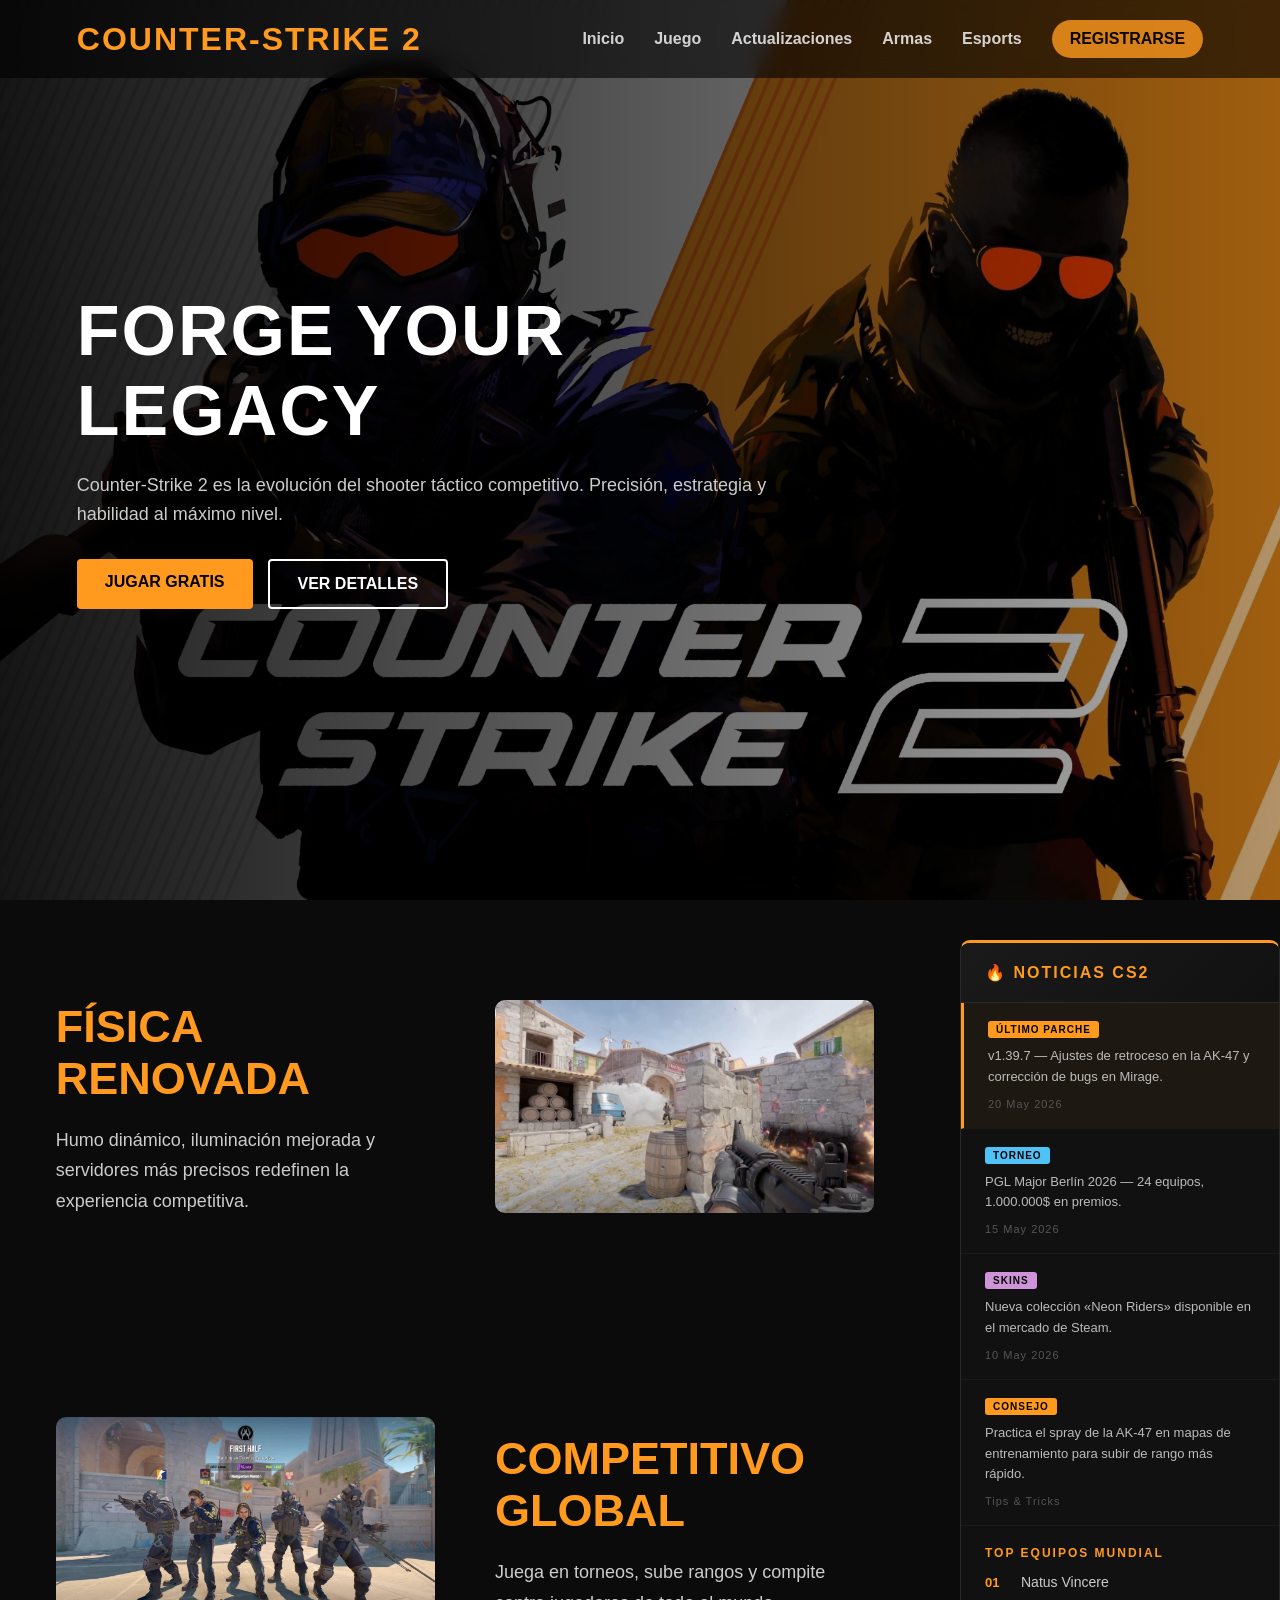
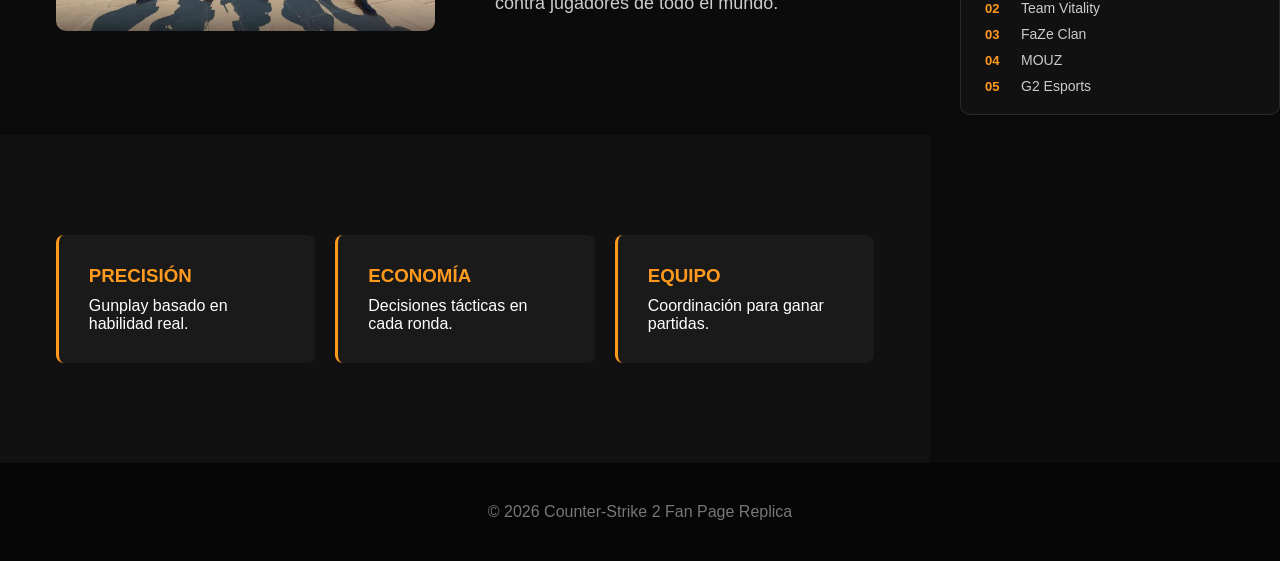
<file: index.html>
<!DOCTYPE html>
<html lang="es">

<head>
  <meta charset="UTF-8">
  <meta name="viewport" content="width=device-width, initial-scale=1.0">
  <title>Counter-Strike 2</title>
  <link rel="stylesheet" href="css/pagina.css">
</head>

<body>

  <!-- HEADER -->
  <header>
    <h1 class="logo">COUNTER-STRIKE 2</h1>
    <nav>
      <a href="#">Inicio</a>
      <a href="juego.html">Juego</a>
      <a href="actualizaciones.html">Actualizaciones</a>
      <a href="armas.html">Armas</a>
      <a href="esports.html">Esports</a>
      <a class="play" href="registrarse.html">REGISTRARSE</a>
    </nav>
  </header>

  <!-- INICIO -->
  <article class="inicio">
    <div class="inicio-content">
      <h1>FORGE YOUR LEGACY</h1>
      <p>Counter-Strike 2 es la evolución del shooter táctico competitivo. Precisión, estrategia y habilidad al máximo nivel.</p>
      <div class="buttons">
        <a href="#" class="btn orange">JUGAR GRATIS</a>
        <a href="#" class="btn outline">VER DETALLES</a>
      </div>
    </div>
  </article>

  <!-- MAIN -->
  <div class="pagina-wrapper">
    <main>
      <!-- FÍSICA RENOVADA -->
      <section class="info">
        <div class="text">
          <h2>FÍSICA RENOVADA</h2>
          <p>Humo dinámico, iluminación mejorada y servidores más precisos redefinen la experiencia competitiva.</p>
        </div>
        <div class="image">
          <img src="img/fisicas.jpg" alt="Física renovada CS2">
        </div>
      </section>

      <!-- COMPETITIVO GLOBAL -->
      <section class="info reverse">
        <div class="text">
          <h2>COMPETITIVO GLOBAL</h2>
          <p>Juega en torneos, sube rangos y compite contra jugadores de todo el mundo.</p>
        </div>
        <div class="image">
          <img src="img/InicioRonda.jpg" alt="Competitivo global CS2">
        </div>
      </section>

      <!-- CARDS -->
      <section class="cards">
        <div class="card">
          <h3>PRECISIÓN</h3>
          <p>Gunplay basado en habilidad real.</p>
        </div>
        <div class="card">
          <h3>ECONOMÍA</h3>
          <p>Decisiones tácticas en cada ronda.</p>
        </div>
        <div class="card">
          <h3>EQUIPO</h3>
          <p>Coordinación para ganar partidas.</p>
        </div>
      </section>

    </main>

    <!-- NOTICIAS -->
    <aside class="noticias">
      <div class="aside-header">
        <h3>🔥 NOTICIAS CS2</h3>
      </div>

      <div class="aside-noticia destacada">
        <span class="aside-tag">ÚLTIMO PARCHE</span>
        <p>v1.39.7 — Ajustes de retroceso en la AK-47 y corrección de bugs en Mirage.</p>
        <span class="aside-fecha">20 May 2026</span>
      </div>

      <div class="aside-noticia">
        <span class="aside-tag torneo">TORNEO</span>
        <p>PGL Major Berlín 2026 — 24 equipos, 1.000.000$ en premios.</p>
        <span class="aside-fecha">15 May 2026</span>
      </div>

      <div class="aside-noticia">
        <span class="aside-tag skins">SKINS</span>
        <p>Nueva colección «Neon Riders» disponible en el mercado de Steam.</p>
        <span class="aside-fecha">10 May 2026</span>
      </div>

      <div class="aside-noticia">
        <span class="aside-tag">CONSEJO</span>
        <p>Practica el spray de la AK-47 en mapas de entrenamiento para subir de rango más rápido.</p>
        <span class="aside-fecha">Tips & Tricks</span>
      </div>

      <div class="aside-ranking">
        <h4>TOP EQUIPOS MUNDIAL</h4>
        <ol>
          <li><span class="rank-num">01</span> Natus Vincere</li>
          <li><span class="rank-num">02</span> Team Vitality</li>
          <li><span class="rank-num">03</span> FaZe Clan</li>
          <li><span class="rank-num">04</span> MOUZ</li>
          <li><span class="rank-num">05</span> G2 Esports</li>
        </ol>
      </div>
    </aside>

  </div>

  <!-- FOOTER -->
  <footer>
    <p>© 2026 Counter-Strike 2 Fan Page Replica</p>
  </footer>

</body>
</html>
</file>
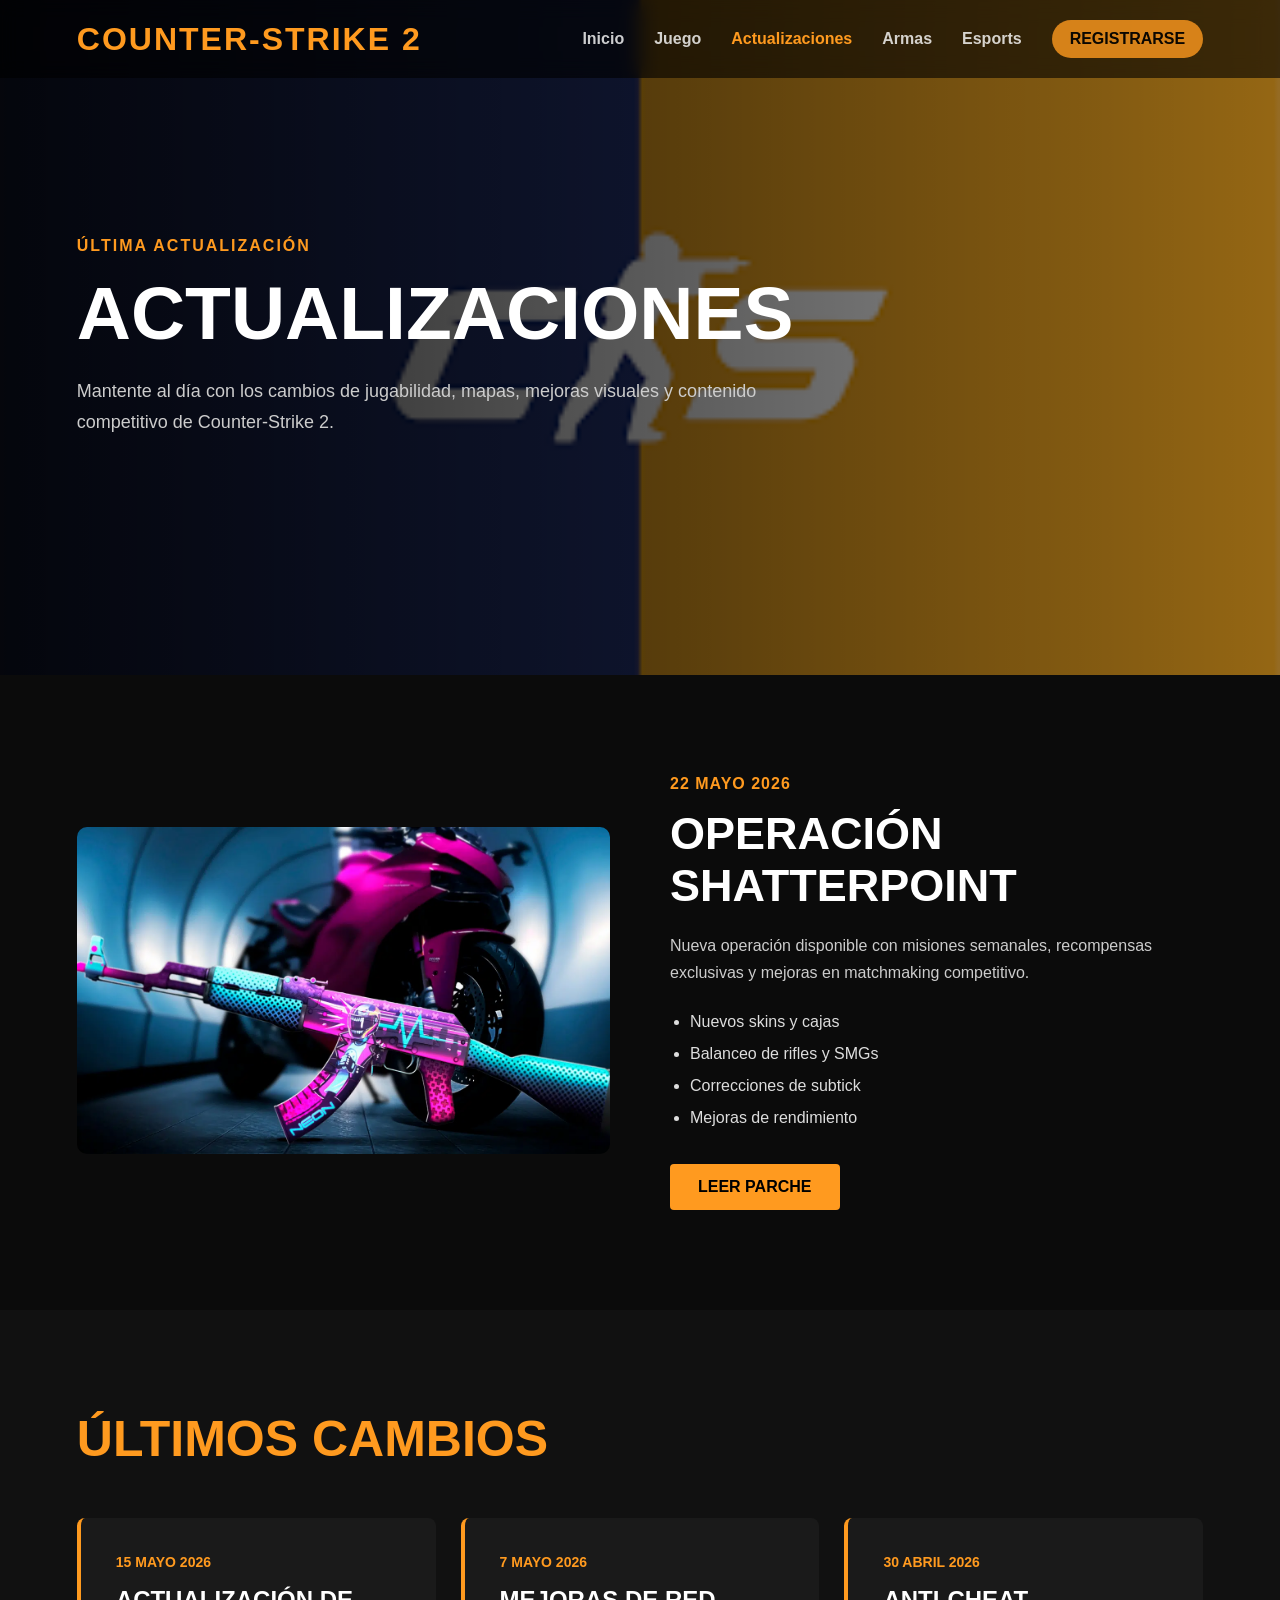
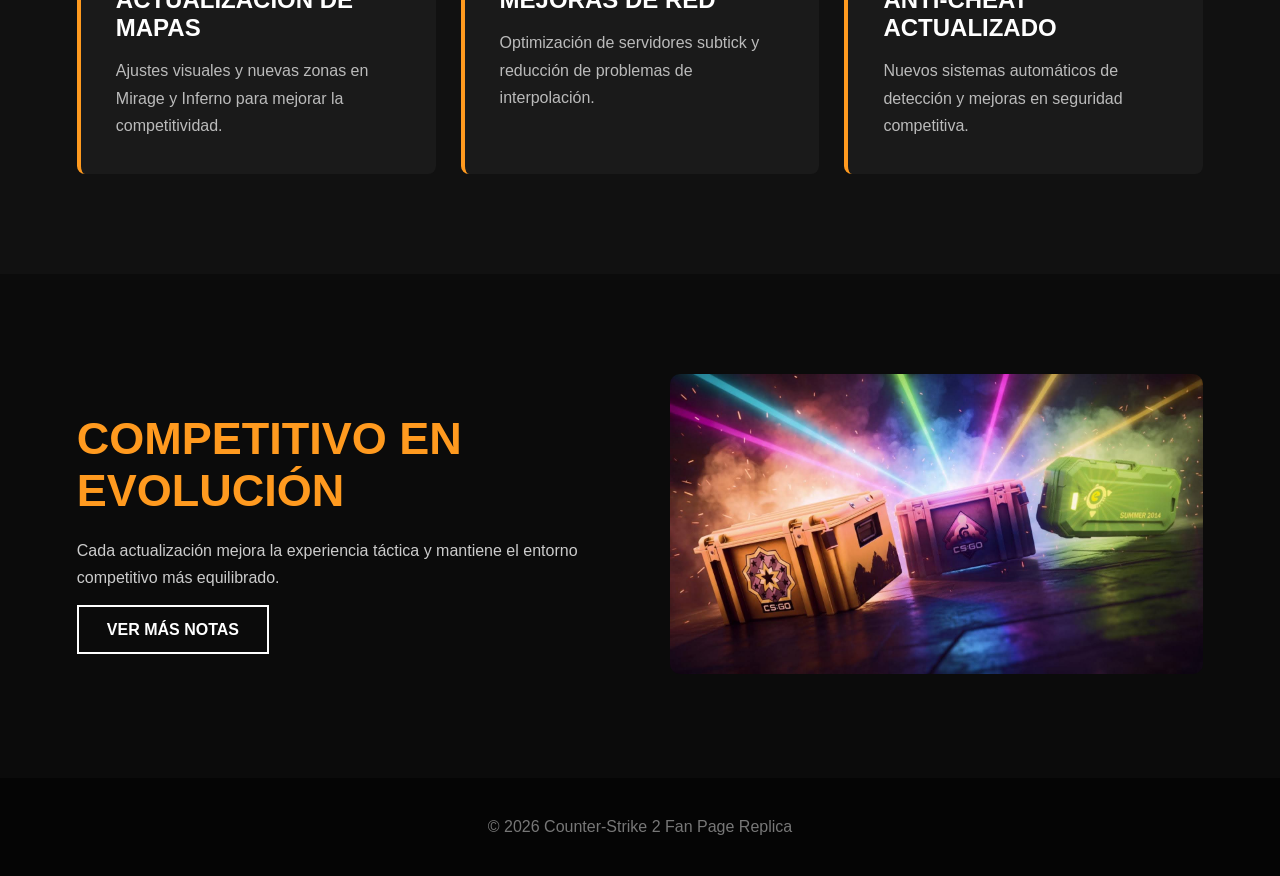
<file: actualizaciones.html>
<!DOCTYPE html>
<html lang="es">

<head>
  <meta charset="UTF-8">
  <meta name="viewport" content="width=device-width, initial-scale=1.0">
  <title>Actualizaciones - Counter-Strike 2</title>
  <link rel="stylesheet" href="css/actualizaciones.css">
</head>

<body>

  <!-- HEADER -->
  <header>
    <h1 class="logo">COUNTER-STRIKE 2</h1>
    <nav>
      <a href="index.html">Inicio</a>
      <a href="juego.html">Juego</a>
      <a class="active" href="#">Actualizaciones</a>
      <a href="armas.html">Armas</a>
      <a href="esports.html">Esports</a>
      <a class="play" href="registrarse.html">REGISTRARSE</a>
    </nav>
  </header>

  <!-- ÚLTIMA ACTUALIZACIÓN -->
  <section class="hero">
    <div class="overlay"></div>
    <!-- ÚLTIMA ACTUALIZACIÓN -->
    <div class="hero-content">
      <p class="tag">ÚLTIMA ACTUALIZACIÓN</p>
      <h1>ACTUALIZACIONES</h1>
      <p class="description">
        Mantente al día con los cambios de jugabilidad, mapas,
        mejoras visuales y contenido competitivo de Counter-Strike 2.
      </p>
    </div>
  </section>

  <!-- LEER PARCHE -->
  <section class="featured-update">

    <div class="featured-image">
      <img src="img/CS2-Skins.jpg">
    </div>

    <div class="featured-text">
      <span class="date">22 MAYO 2026</span>
      <h2>OPERACIÓN SHATTERPOINT</h2>

      <p>
        Nueva operación disponible con misiones semanales,
        recompensas exclusivas y mejoras en matchmaking competitivo.
      </p>

      <ul>
        <li>Nuevos skins y cajas</li>
        <li>Balanceo de rifles y SMGs</li>
        <li>Correcciones de subtick</li>
        <li>Mejoras de rendimiento</li>
      </ul>

        <a href="#" class="btn" onclick="openModal(); return false;">LEER PARCHE</a>    </div>

  </section>

  <!-- ÚLTIMOS CAMBIOS -->
  <section class="patch-notes">
    <h2>ÚLTIMOS CAMBIOS</h2>
    <div class="patch-grid">
      
      <article class="patch-card">
        <span class="patch-date">15 MAYO 2026</span>
        <h3>ACTUALIZACIÓN DE MAPAS</h3>
        <p>
          Ajustes visuales y nuevas zonas en Mirage y Inferno
          para mejorar la competitividad.
        </p>
      </article>

      <article class="patch-card">
        <span class="patch-date">7 MAYO 2026</span>
        <h3>MEJORAS DE RED</h3>

        <p>
          Optimización de servidores subtick y reducción
          de problemas de interpolación.
        </p>
      </article>

      <article class="patch-card">
        <span class="patch-date">30 ABRIL 2026</span>
        <h3>ANTI-CHEAT ACTUALIZADO</h3>

        <p>
          Nuevos sistemas automáticos de detección
          y mejoras en seguridad competitiva.
        </p>
      </article>
    </div>
  </section>

  <!-- COMPETITIVO EN EVOLUCIÓN -->
  <section class="community">

    <div class="community-text">
      <h2>COMPETITIVO EN EVOLUCIÓN</h2>
      <p>
        Cada actualización mejora la experiencia táctica
        y mantiene el entorno competitivo más equilibrado.
      </p>
      <a href="#" class="btn-outline" onclick="openNotes(); return false;">VER MÁS NOTAS</a>
    </div>

    <div class="community-image">
      <img src="img/publicidad.jpg">
    </div>
    
  </section>

  <div id="patchModal" class="modal">
  <div class="modal-content">
    <span class="close" onclick="closeModal()">&times;</span>

    <h2>NOTAS DEL PARCHE</h2>

    <h3>Actualización 22.05.2026</h3>

    <ul>
      <li>Mejorado el sistema subtick para mayor precisión en disparos.</li>
      <li>Rebalanceo de AK-47: menor dispersión en ráfagas controladas.</li>
      <li>Inferno: ajustes en la zona de banana para mejor competitividad.</li>
      <li>Smoke ahora interactúa mejor con iluminación dinámica.</li>
      <li>Corrección de bugs en matchmaking competitivo.</li>
      <li>Optimización de rendimiento en GPUs de gama media.</li>
    </ul>
    </div>
  </div>

  <!-- ABRIR PESTAÑA (VER MÁS NOTAS) -->
  <script>
    function openModal(){
    document.getElementById("patchModal").style.display = "flex";
    }

    function closeModal(){
    document.getElementById("patchModal").style.display = "none";
    }

    window.onclick = function(event){
    const modal = document.getElementById("patchModal");
    if(event.target === modal){
        modal.style.display = "none";
    }
    }
  </script>

  <!-- VER MÁS NOTAS -->
  <div id="notesModal" class="modal">
    <div class="modal-content">
      <span class="close" onclick="closeNotes()">&times;</span>

      <h2>NOTAS COMPLETAS</h2>

      <h3>Historial de actualizaciones</h3>

      <ul>
        <li><b>22.05.2026</b> — Operación Shatterpoint: nuevo contenido competitivo y skins.</li>
        <li><b>15.05.2026</b> — Ajustes en Mirage e Inferno para balance de mapas.</li>
        <li><b>07.05.2026</b> — Mejora del sistema subtick y reducción de input lag.</li>
        <li><b>30.04.2026</b> — Refuerzo del anti-cheat y detección automática de patrones sospechosos.</li>
        <li><b>18.04.2026</b> — Optimización general de rendimiento en servidores europeos.</li>
      </ul>
    </div>
  </div>

  <script>
  function openNotes(){
    document.getElementById("notesModal").style.display = "flex";
  }

  function closeNotes(){
    document.getElementById("notesModal").style.display = "none";
  }
  </script>

  <!-- FOOTER -->
  <footer>
    <p>© 2026 Counter-Strike 2 Fan Page Replica</p>
  </footer>
</body>

</html>
</file>
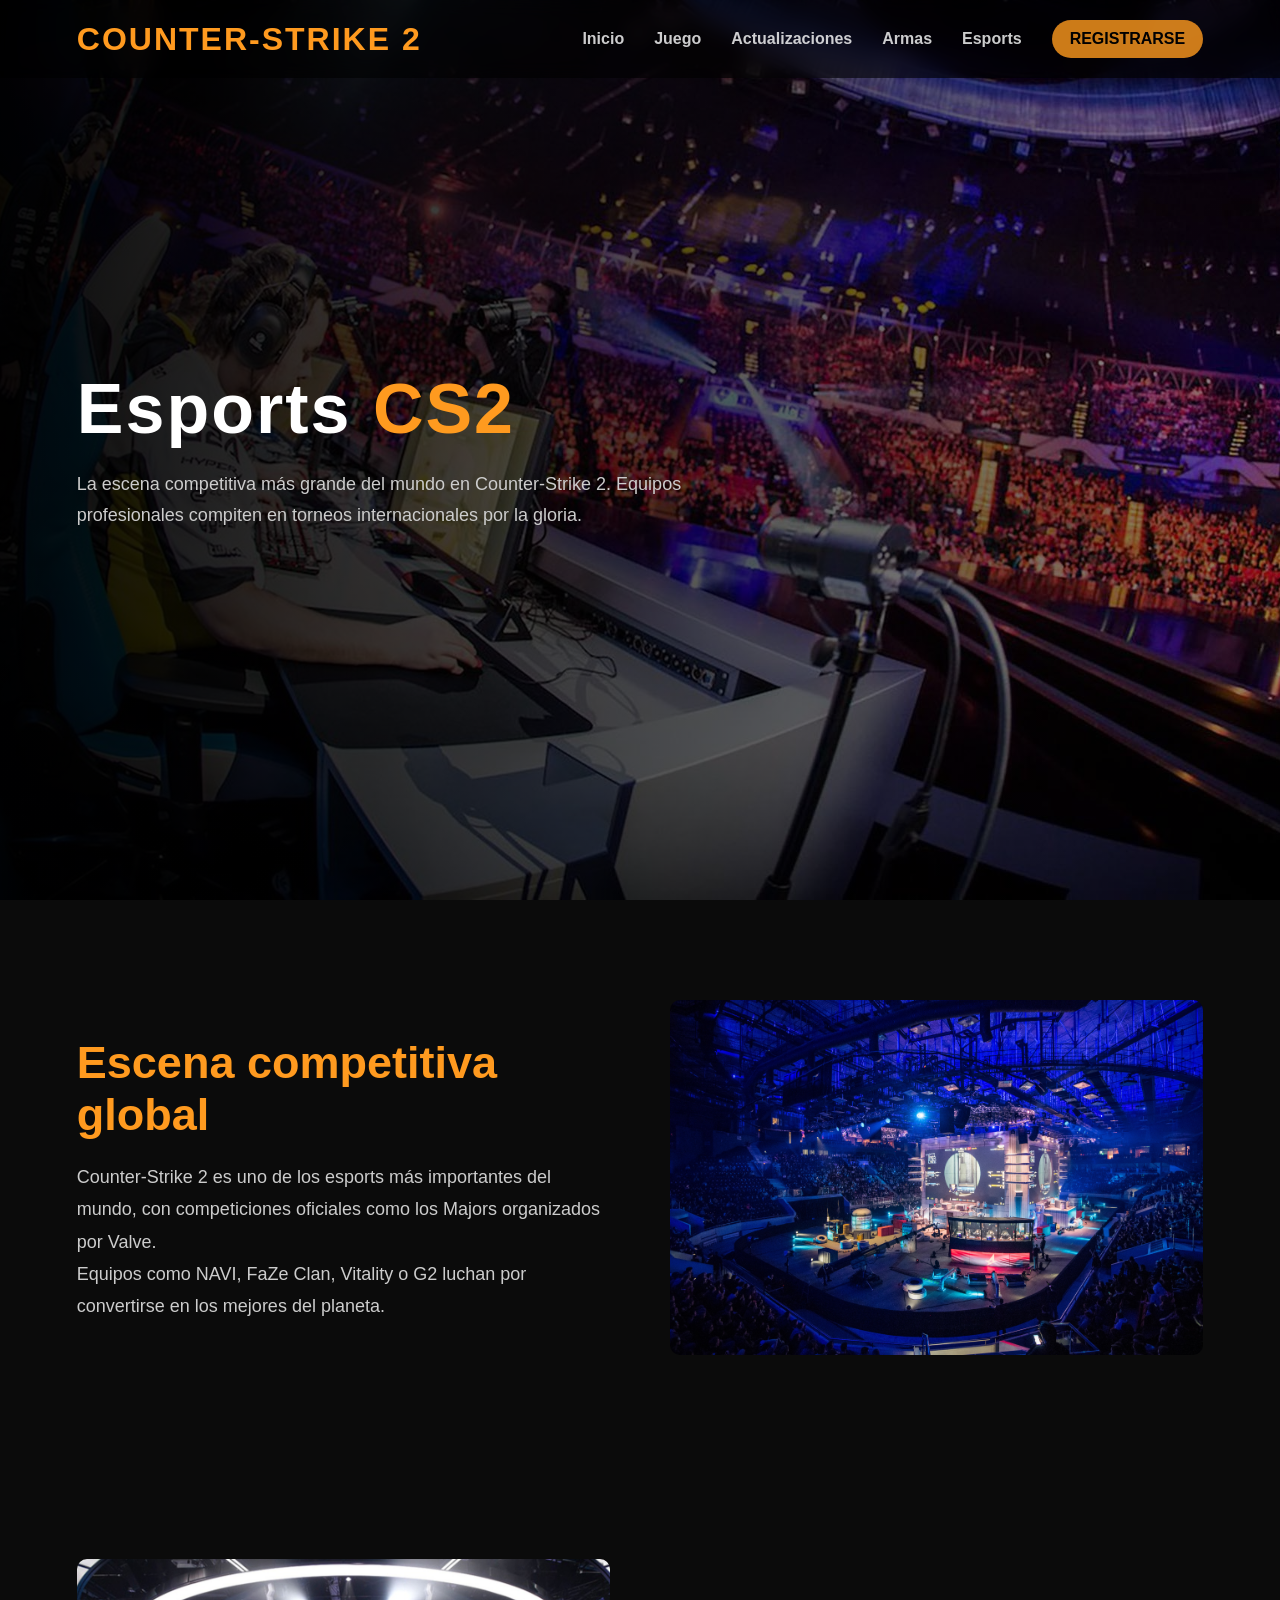
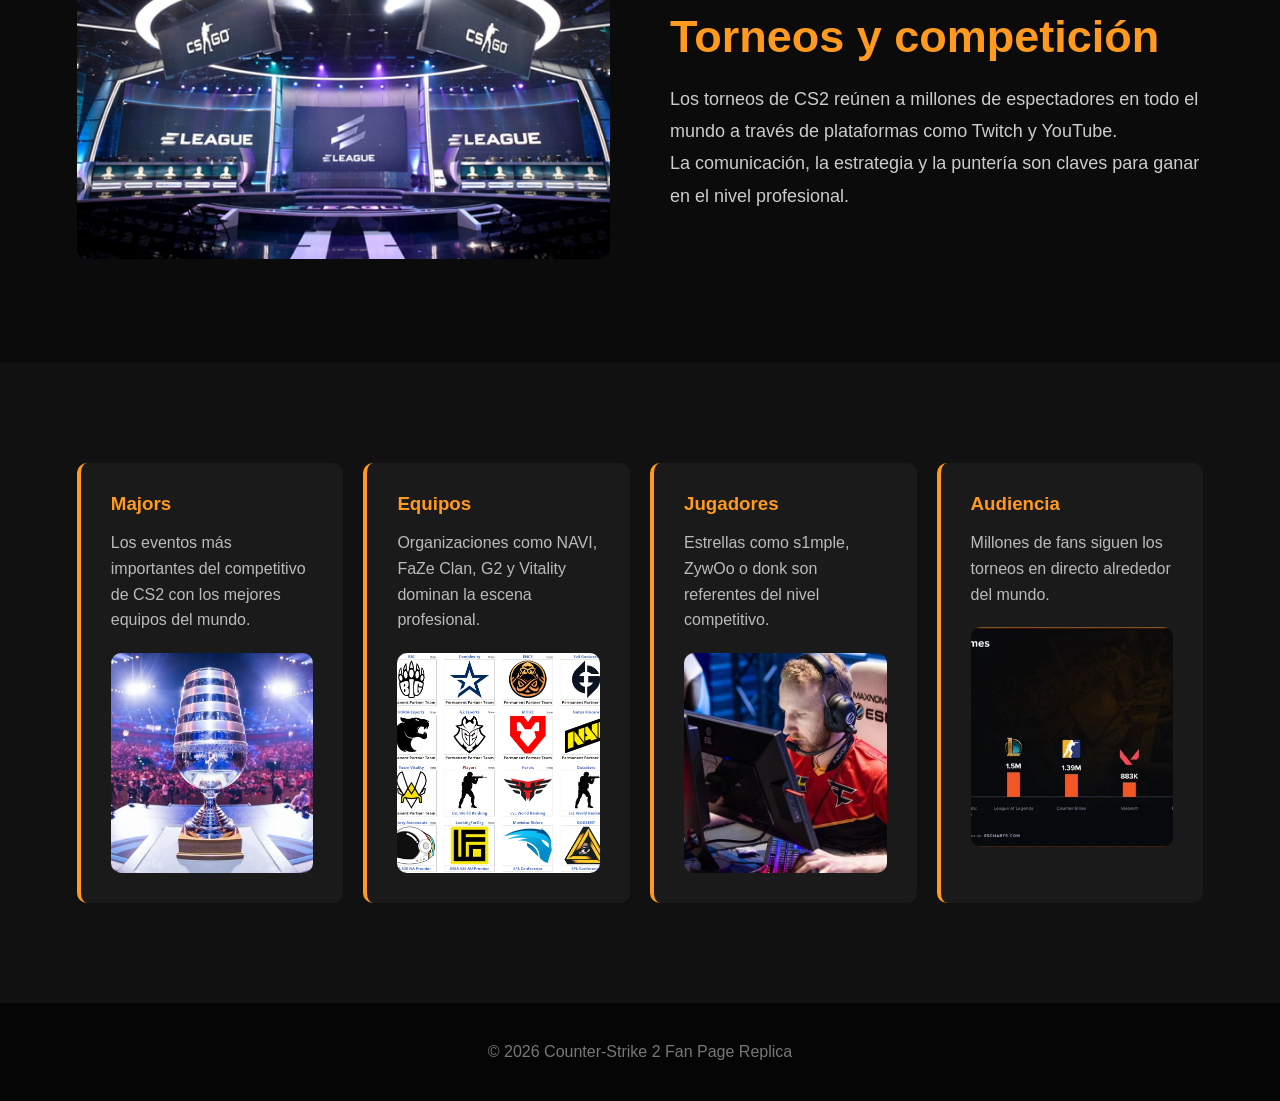
<file: esports.html>
<!DOCTYPE html>
<html lang="es">

<head>
  <meta charset="UTF-8">
  <meta name="viewport" content="width=device-width, initial-scale=1.0">
  <title>Counter-Strike 2 Esports</title>
  <link rel="stylesheet" href="css/esports.css">
</head>

<body>

  <!-- HEADER -->
  <header>
    <h1 class="logo">COUNTER-STRIKE 2</h1>
    <nav>
      <a href="index.html">Inicio</a>
      <a href="juego.html">Juego</a>
      <a href="actualizaciones.html">Actualizaciones</a>
      <a href="armas.html">Armas</a>
      <a href="#">Esports</a>
      <a class="play" href="registrarse.html">REGISTRARSE</a>
    </nav>
  </header>

  <!-- INICIO -->
  <section class="inicio" id="inicio">
    <div class="inicio-content">
      <h1>Esports <span>CS2</span></h1>
      <p>
        La escena competitiva más grande del mundo en Counter-Strike 2.
        Equipos profesionales compiten en torneos internacionales por la gloria.
      </p>
    </div>
  </section>

  <!-- HISTORIA / INFO -->
  <section class="info" id="historia">
    <div class="text">
      <h2>Escena competitiva global</h2>
      <p>
        Counter-Strike 2 es uno de los esports más importantes del mundo,
        con competiciones oficiales como los Majors organizados por Valve.
      </p>
      <p>
        Equipos como NAVI, FaZe Clan, Vitality o G2 luchan por convertirse
        en los mejores del planeta.
      </p>
    </div>

    <div class="image">
      <img src="img/esports.jpg" alt="Esports CS2">
    </div>
  </section>

  <!-- GAMEPLAY / INFO 2 -->
  <section class="info reverse">
    <div class="text">
      <h2>Torneos y competición</h2>
      <p>
        Los torneos de CS2 reúnen a millones de espectadores en todo el mundo
        a través de plataformas como Twitch y YouTube.
      </p>
      <p>
        La comunicación, la estrategia y la puntería son claves para ganar
        en el nivel profesional.
      </p>
    </div>

    <div class="image">
      <img src="img/leaguecsgo.jpg" alt="Torneos CS2">
    </div>
  </section>

  <!-- CARDS -->
  <section class="cards" id="modos">
    <div class="card">
      <h3>Majors</h3>
      <p>
        Los eventos más importantes del competitivo de CS2 con los mejores equipos del mundo.
      </p>
      <img src="img/majorcsgo.jpg" alt="">
    </div>

    <div class="card">
      <h3>Equipos</h3>
      <p>
        Organizaciones como NAVI, FaZe Clan, G2 y Vitality dominan la escena profesional.
      </p>
      <img src="img/equipos.jpg" alt="">
    </div>

    <div class="card">
      <h3>Jugadores</h3>
      <p>
        Estrellas como s1mple, ZywOo o donk son referentes del nivel competitivo.
      </p>
      <img src="img/jugador.jpg" alt="">
    </div>

    <div class="card">
      <h3>Audiencia</h3>
      <p>
        Millones de fans siguen los torneos en directo alrededor del mundo.
      </p>
      <img src="img/audiencia.jpg" alt="">
    </div>
  </section>

  <!-- FOOTER -->
  <footer>
    <p>© 2026 Counter-Strike 2 Fan Page Replica</p>
  </footer>

</body>

</html>
</file>
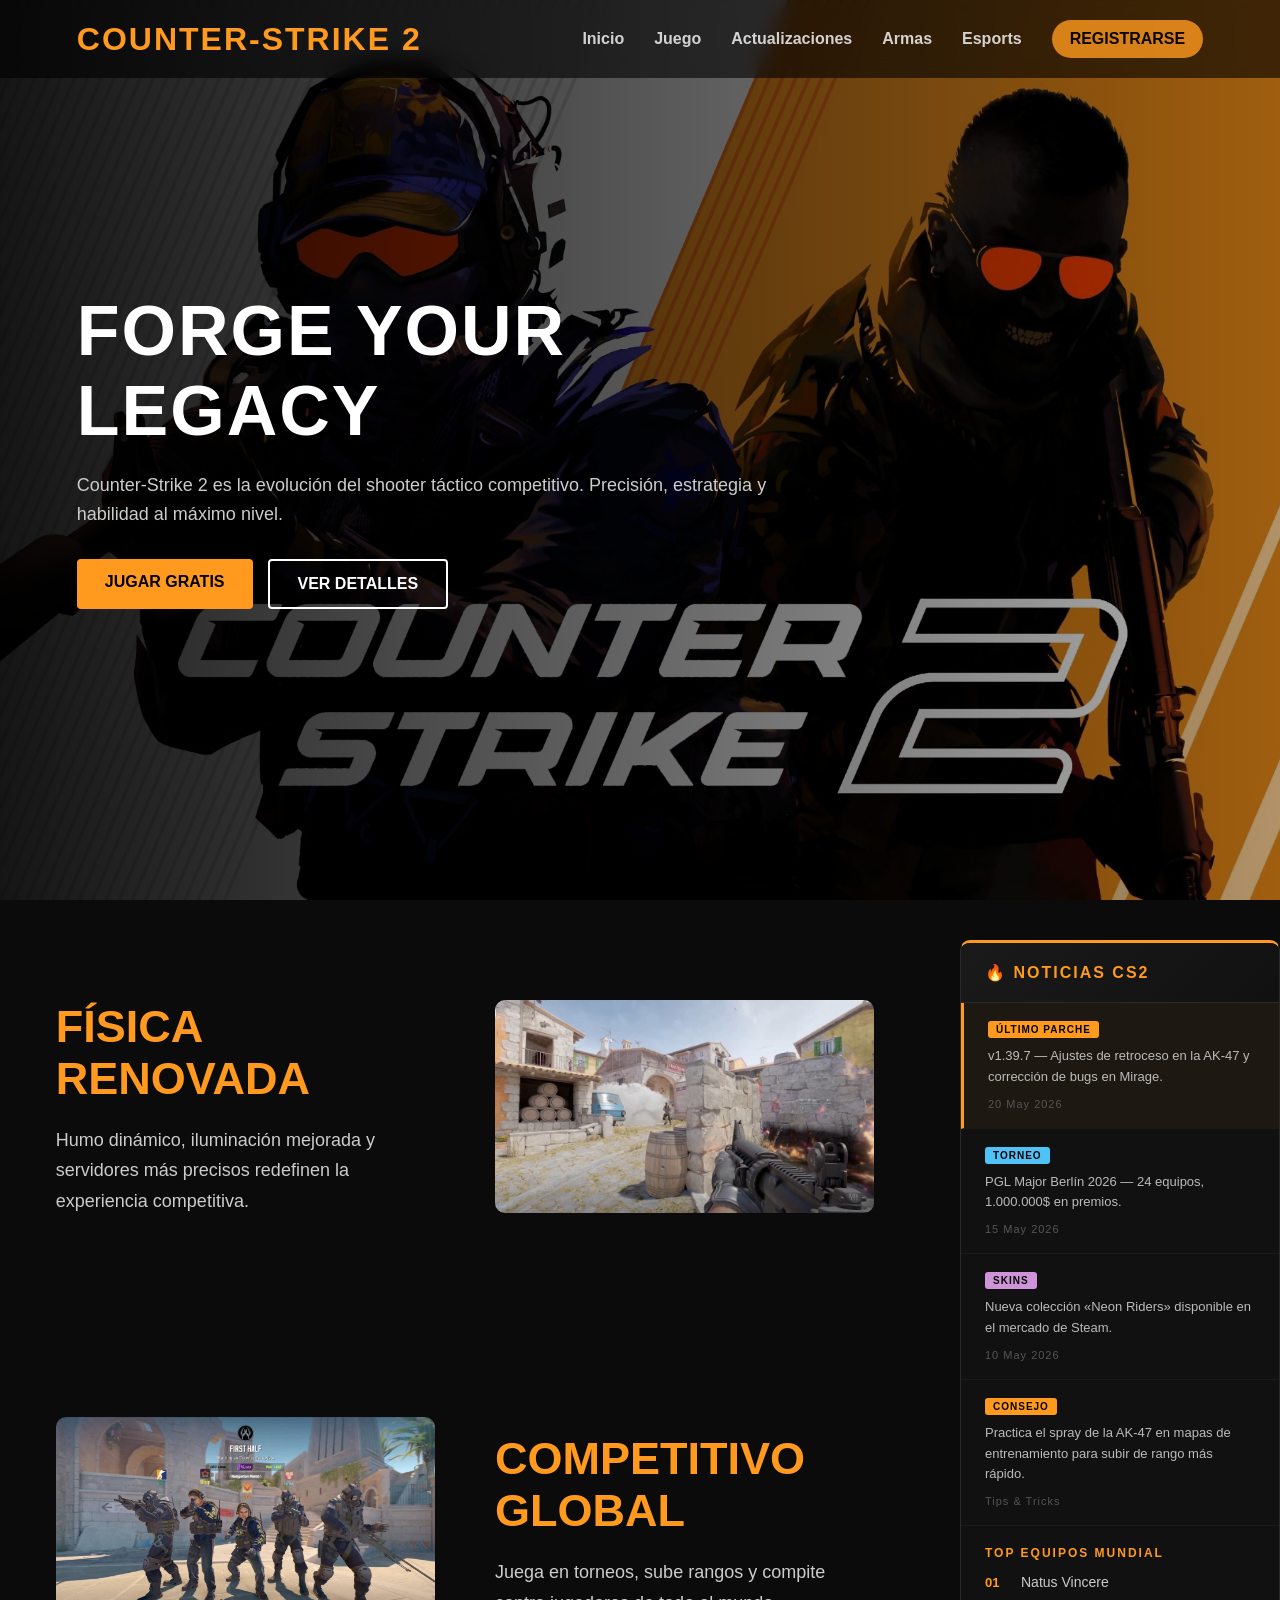
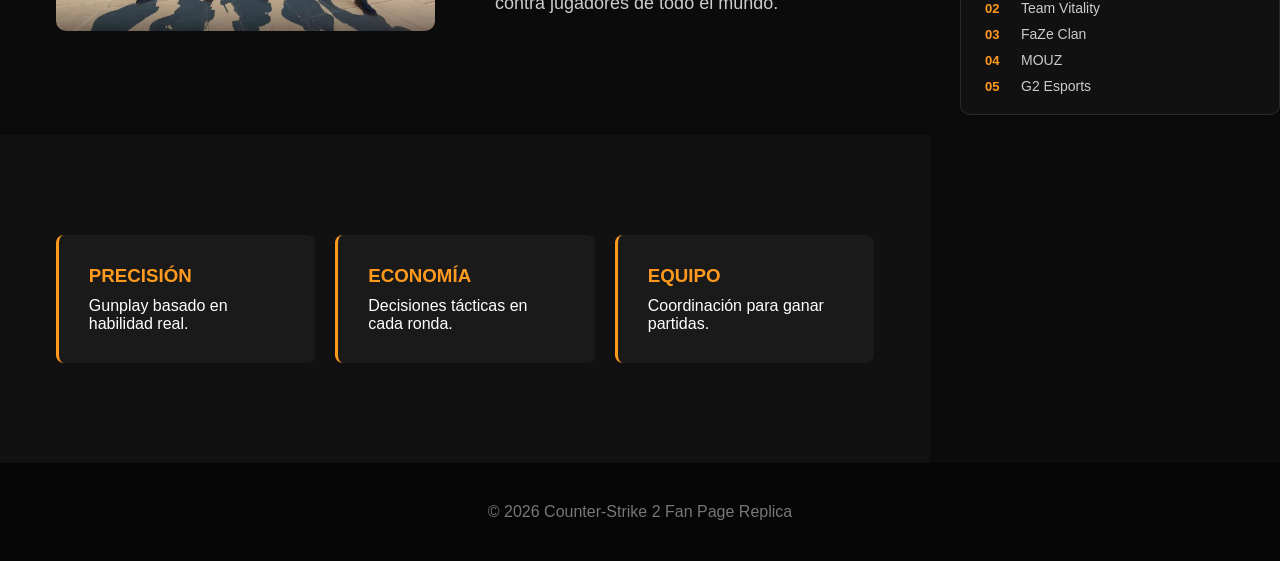
<file: principal.html>
<!DOCTYPE html>
<html lang="es">

<head>
  <meta charset="UTF-8">
  <meta name="viewport" content="width=device-width, initial-scale=1.0">
  <title>Counter-Strike 2</title>
  <link rel="stylesheet" href="css/pagina.css">
</head>

<body>

  <!-- HEADER -->
  <header>
    <h1 class="logo">COUNTER-STRIKE 2</h1>
    <nav>
      <a href="#">Inicio</a>
      <a href="juego.html">Juego</a>
      <a href="actualizaciones.html">Actualizaciones</a>
      <a href="armas.html">Armas</a>
      <a href="esports.html">Esports</a>
      <a class="play" href="registrarse.html">REGISTRARSE</a>
    </nav>
  </header>

  <!-- HERO -->
  <article class="inicio">
    <div class="inicio-content">
      <h1>FORGE YOUR LEGACY</h1>
      <p>Counter-Strike 2 es la evolución del shooter táctico competitivo. Precisión, estrategia y habilidad al máximo nivel.</p>
      <div class="buttons">
        <a href="#" class="btn orange">JUGAR GRATIS</a>
        <a href="#" class="btn outline">VER DETALLES</a>
      </div>
    </div>
  </article>

  <!-- WRAPPER: main + aside en fila -->
  <div class="pagina-wrapper">

    <main>

      <!-- FÍSICA RENOVADA -->
      <section class="info">
        <div class="text">
          <h2>FÍSICA RENOVADA</h2>
          <p>Humo dinámico, iluminación mejorada y servidores más precisos redefinen la experiencia competitiva.</p>
        </div>
        <div class="image">
          <img src="img/fisicas.jpg" alt="Física renovada CS2">
        </div>
      </section>

      <!-- COMPETITIVO GLOBAL -->
      <section class="info reverse">
        <div class="text">
          <h2>COMPETITIVO GLOBAL</h2>
          <p>Juega en torneos, sube rangos y compite contra jugadores de todo el mundo.</p>
        </div>
        <div class="image">
          <img src="img/InicioRonda.jpg" alt="Competitivo global CS2">
        </div>
      </section>

      <!-- CARDS -->
      <section class="cards">
        <div class="card">
          <h3>PRECISIÓN</h3>
          <p>Gunplay basado en habilidad real.</p>
        </div>
        <div class="card">
          <h3>ECONOMÍA</h3>
          <p>Decisiones tácticas en cada ronda.</p>
        </div>
        <div class="card">
          <h3>EQUIPO</h3>
          <p>Coordinación para ganar partidas.</p>
        </div>
      </section>

    </main>

    <!-- ASIDE -->
    <aside class="noticias">
      <div class="aside-header">
        <h3>🔥 NOTICIAS CS2</h3>
      </div>

      <div class="aside-noticia destacada">
        <span class="aside-tag">ÚLTIMO PARCHE</span>
        <p>v1.39.7 — Ajustes de retroceso en la AK-47 y corrección de bugs en Mirage.</p>
        <span class="aside-fecha">20 May 2026</span>
      </div>

      <div class="aside-noticia">
        <span class="aside-tag torneo">TORNEO</span>
        <p>PGL Major Berlín 2026 — 24 equipos, 1.000.000$ en premios.</p>
        <span class="aside-fecha">15 May 2026</span>
      </div>

      <div class="aside-noticia">
        <span class="aside-tag skins">SKINS</span>
        <p>Nueva colección «Neon Riders» disponible en el mercado de Steam.</p>
        <span class="aside-fecha">10 May 2026</span>
      </div>

      <div class="aside-noticia">
        <span class="aside-tag">CONSEJO</span>
        <p>Practica el spray de la AK-47 en mapas de entrenamiento para subir de rango más rápido.</p>
        <span class="aside-fecha">Tips & Tricks</span>
      </div>

      <div class="aside-ranking">
        <h4>TOP EQUIPOS MUNDIAL</h4>
        <ol>
          <li><span class="rank-num">01</span> Natus Vincere</li>
          <li><span class="rank-num">02</span> Team Vitality</li>
          <li><span class="rank-num">03</span> FaZe Clan</li>
          <li><span class="rank-num">04</span> MOUZ</li>
          <li><span class="rank-num">05</span> G2 Esports</li>
        </ol>
      </div>
    </aside>

  </div>

  <!-- FOOTER -->
  <footer>
    <p>© 2026 Counter-Strike 2 Fan Page Replica</p>
  </footer>

</body>
</html>
</file>
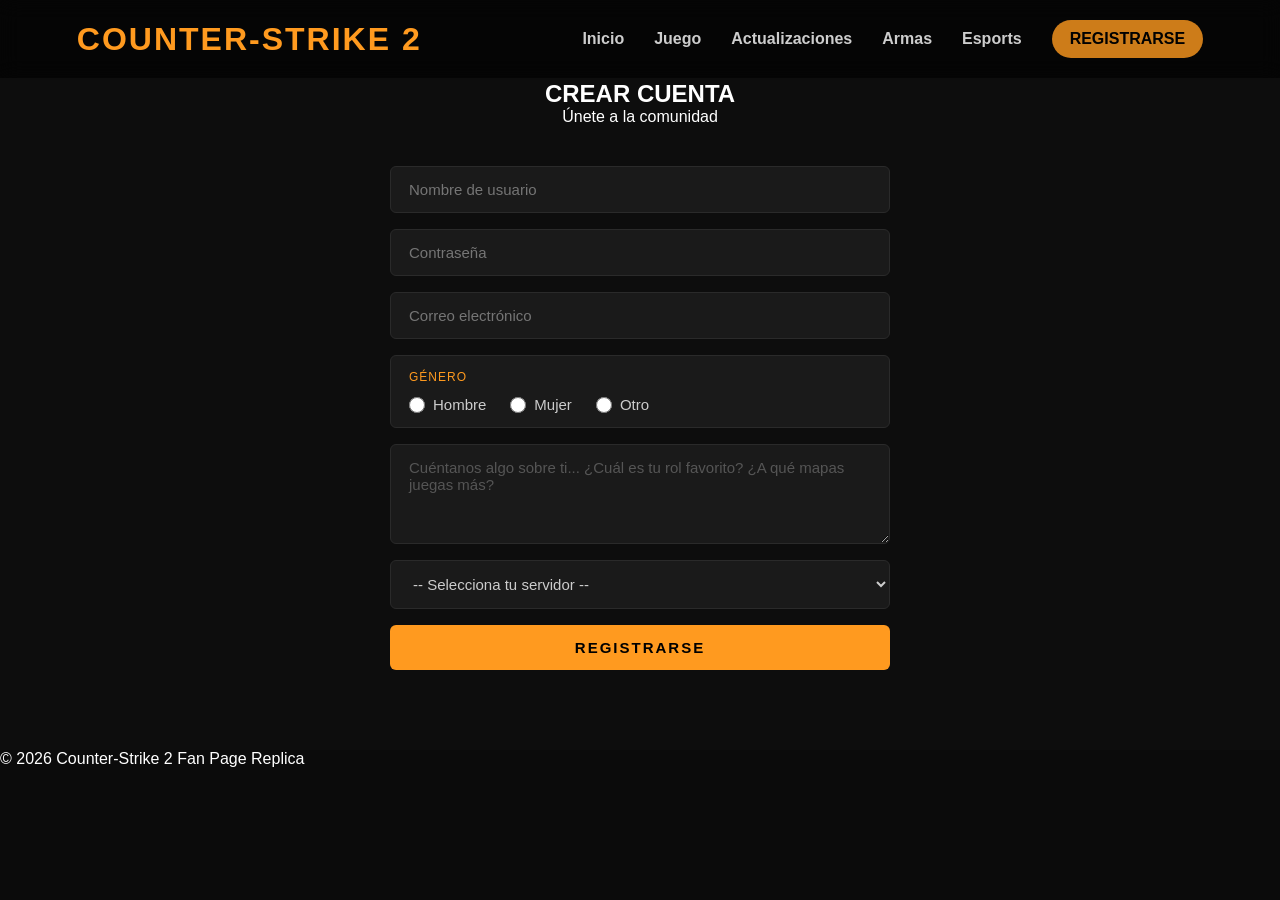
<file: registrarse.html>
<!DOCTYPE html>
<html lang="es">

<head>
  <meta charset="UTF-8">
  <meta name="viewport" content="width=device-width, initial-scale=1.0">
  <title>Counter-Strike 2</title>
  <link rel="stylesheet" href="css/registrarse.css">
</head>

<body>

  <!-- HEADER -->
  <header>
    <h1 class="logo">COUNTER-STRIKE 2</h1>
    <nav>
      <a href="index.html">Inicio</a>
      <a href="juego.html">Juego</a>
      <a href="actualizaciones.html">Actualizaciones</a>
      <a href="armas.html">Armas</a>
      <a href="esports.html">Esports</a>
      <a class="play" href="#">REGISTRARSE</a>
    </nav>
  </header>

    <main>
      <section class="formulario">
        <h2 class="section-title">CREAR CUENTA</h2>
        <p class="section-sub">Únete a la comunidad</p>

        <form class="form-contacto">
          <input type="text" placeholder="Nombre de usuario" required>
          <input type="password" placeholder="Contraseña" required>
          <input type="email" placeholder="Correo electrónico" required>

          <div class="genero">
            <span class="genero-label">Género</span>
            <div class="genero-opciones">
              <label>
                <input type="radio" name="genero" value="hombre"> Hombre
              </label>
              <label>
                <input type="radio" name="genero" value="mujer"> Mujer
              </label>
              <label>
                <input type="radio" name="genero" value="otro"> Otro
              </label>
            </div>
          </div>
          <textarea name="descripcion" rows="4" 
            placeholder="Cuéntanos algo sobre ti... ¿Cuál es tu rol favorito? ¿A qué mapas juegas más?"></textarea>
          <select name="servidor" required>
            <option value="" disabled selected>-- Selecciona tu servidor --</option>
            <option value="europa">Europa</option>
            <option value="africa">África</option>
            <option value="asia">Asia</option>
            <option value="na">NA (Norte América)</option>
            <option value="sa">SA (Sudamérica)</option>
            <option value="oceania">Oceanía</option>
          </select>
          <button type="submit">REGISTRARSE</button>
        </form>
      </section>
    </main>

  <!-- VOLVER A LA PÁGINA PRINCIPAL DESPUES DE REGISTRARSE -->
  <script>
    document.querySelector(".form-contacto").addEventListener("submit", function(e){
      e.preventDefault();

      // guardar login
      localStorage.setItem("cs2_user", "true");

      // ir a la página principal real
      window.location.href = "principal.html";
    });
  </script>

  <!-- FOOTER -->
  <footer>
    <p>© 2026 Counter-Strike 2 Fan Page Replica</p>
  </footer>

</body>
</html>
</file>
<file: css/pagina.css>
*{
  margin:0;
  padding:0;
  box-sizing:border-box;
  font-family:Arial, Helvetica, sans-serif;
}

body{
  background:#0b0b0b;
  color:white;
}

/* HEADER */

header{
  position:fixed;
  top:0;
  width:100%;
  display:flex;
  justify-content:space-between;
  align-items:center;
  padding:20px 6%;
  background:rgba(0,0,0,0.6);
  backdrop-filter:blur(10px);
  z-index:1000;
}

.logo{
  font-weight:900;
  letter-spacing:2px;
  color:#ff9a1f;
}

nav{
  display:flex;
  gap:30px;
  align-items:center;
}

nav a{
  color:white;
  text-decoration:none;
  font-weight:600;
  opacity:0.8;
  transition:0.3s;
}

nav a:hover{
  opacity:1;
  color:#ff9a1f;
}

.play{
  padding:10px 18px;
  background:#ff9a1f;
  color:black !important;
  border-radius:30px;
  font-weight:bold;
}

/* INICIO */

.inicio{
  height:100vh;
  background:url("../img/fondoCounterStrike.jpg");
  background-size:cover;
  background-position:center;
  display:flex;
  align-items:center;
  padding:0 6%;
  position:relative;
}

.inicio::before{
  content:"";
  position:absolute;
  inset:0;
  background:linear-gradient(to right, rgba(0,0,0,0.9), rgba(0,0,0,0.3));
}

.inicio-content{
  position:relative;
  max-width:700px;
}

.inicio h1{
  font-size:70px;
  letter-spacing:2px;
}

.inicio p{
  margin-top:20px;
  color:#ccc;
  line-height:1.6;
  font-size:18px;
}

.buttons{
  margin-top:30px;
  display:flex;
  gap:15px;
}

.btn{
  padding:14px 28px;
  text-decoration:none;
  font-weight:bold;
  border-radius:4px;
  transition:0.3s;
}

.orange{
  background:#ff9a1f;
  color:black;
}

.orange:hover{
  background:#ffb347;
}

.outline{
  border:2px solid white;
  color:white;
}

.outline:hover{
  background:white;
  color:black;
}

/* FEATURE SECTIONS */

.info{
  display:flex;
  align-items:center;
  justify-content:space-between;
  padding:100px 6%;
  gap:60px;
}

.info .text{
  flex:1;
}

.info h2{
  font-size:45px;
  margin-bottom:20px;
  color:#ff9a1f;
}

.info p{
  color:#ccc;
  line-height:1.7;
  font-size:18px;
}

.info .image{
  flex:1;
}

.info img{
  width:100%;
  border-radius:10px;
}

/* reverse layout */
.reverse{
  flex-direction:row-reverse;
}

/* CARDS */

.cards{
  display:grid;
  grid-template-columns:repeat(auto-fit,minmax(250px,1fr));
  padding:100px 6%;
  gap:20px;
  background:#111;
}

.card{
  background:#1a1a1a;
  padding:30px;
  border-radius:8px;
  border-left:3px solid #ff9a1f;
}

.card h3{
  margin-bottom:10px;
  color:#ff9a1f;
}

.pagina-wrapper {
  display: flex;
  align-items: flex-start;
  gap: 30px;
}

.pagina-wrapper main {
  flex: 1;
  min-width: 0;
}

.noticias {
  position: sticky;
  top: 90px;
  width: 320px;
  flex-shrink: 0;
  background: #111;
  border: 1px solid #2a2a2a;
  border-top: 3px solid #ff9a1f;
  border-radius: 10px;
  overflow: hidden;
  margin: 40px 0;
}
.aside-header {
  background: linear-gradient(135deg, #1a1a1a, #111);
  padding: 20px 24px;
  border-bottom: 1px solid #2a2a2a;
}

.aside-header h3 {
  color: #ff9a1f;
  font-size: 16px;
  letter-spacing: 2px;
  text-transform: uppercase;
}

.aside-noticia {
  padding: 16px 24px;
  border-bottom: 1px solid #1a1a1a;
  transition: background 0.3s;
}

.aside-noticia:hover {
  background: #1a1a1a;
}

.aside-noticia.destacada {
  background: rgba(255, 154, 31, 0.05);
  border-left: 3px solid #ff9a1f;
}

.aside-tag {
  display: inline-block;
  font-size: 10px;
  font-weight: 700;
  letter-spacing: 1px;
  color: black;
  background: #ff9a1f;
  padding: 3px 8px;
  border-radius: 3px;
  margin-bottom: 8px;
  text-transform: uppercase;
}

.aside-tag.torneo {
  background: #4fc3f7;
}

.aside-tag.skins {
  background: #ce93d8;
}

.aside-noticia p {
  color: #bbb;
  font-size: 13px;
  line-height: 1.6;
  margin-bottom: 6px;
}

.aside-fecha {
  font-size: 11px;
  color: #555;
  letter-spacing: 1px;
}

.aside-ranking {
  padding: 20px 24px;
}

.aside-ranking h4 {
  color: #ff9a1f;
  font-size: 12px;
  letter-spacing: 2px;
  text-transform: uppercase;
  margin-bottom: 14px;
}

.aside-ranking ol {
  list-style: none;
  display: flex;
  flex-direction: column;
  gap: 10px;
}

.aside-ranking ol li {
  color: #ccc;
  font-size: 14px;
  display: flex;
  align-items: center;
  gap: 12px;
  transition: color 0.3s;
}

.aside-ranking ol li:hover {
  color: #ff9a1f;
}

.rank-num {
  color: #ff9a1f;
  font-weight: 900;
  font-size: 13px;
  width: 24px;
}

/* FOOTER */

footer{
  padding:40px;
  text-align:center;
  background:#050505;
  color:#777;
}
</file>
<file: css/actualizaciones.css>
*{
  margin:0;
  padding:0;
  box-sizing:border-box;
  font-family:Arial, Helvetica, sans-serif;
}

body{
  background:#0b0b0b;
  color:white;
}

/* HEADER */

header{
  position:fixed;
  top:0;
  width:100%;
  display:flex;
  justify-content:space-between;
  align-items:center;
  padding:20px 6%;
  background:rgba(0,0,0,0.6);
  backdrop-filter:blur(10px);
  z-index:1000;
}

.logo{
  font-weight:900;
  letter-spacing:2px;
  color:#ff9a1f;
}

nav{
  display:flex;
  gap:30px;
  align-items:center;
}

nav a{
  color:white;
  text-decoration:none;
  font-weight:600;
  opacity:0.8;
  transition:0.3s;
}

nav a:hover,
.active{
  opacity:1;
  color:#ff9a1f;
}

.play{
  padding:10px 18px;
  background:#ff9a1f;
  color:black !important;
  border-radius:30px;
  font-weight:bold;
}

/* HERO */

.hero{
  height:75vh;
  background:url("../img/fondoActualizaciones.jpg");
  background-size:cover;
  background-position:center;
  position:relative;
  display:flex;
  align-items:center;
  padding:0 6%;
}

.overlay{
  position:absolute;
  inset:0;
  background:linear-gradient(to right,
  rgba(0,0,0,0.9),
  rgba(0,0,0,0.4));
}

.hero-content{
  position:relative;
  max-width:700px;
}

.tag{
  color:#ff9a1f;
  font-weight:bold;
  letter-spacing:2px;
  margin-bottom:15px;
}

.hero h1{
  font-size:75px;
  margin-bottom:20px;
}

.description{
  color:#ccc;
  line-height:1.7;
  font-size:18px;
}

/*  LEER PARCHE */

.featured-update{
  display:flex;
  align-items:center;
  gap:60px;
  padding:100px 6%;
}

.featured-image,
.featured-text{
  flex:1;
}

.featured-image img{
  width:100%;
  border-radius:10px;
}

.date{
  color:#ff9a1f;
  font-weight:bold;
  letter-spacing:1px;
}

.featured-text h2{
  font-size:45px;
  margin:15px 0 20px;
}

.featured-text p{
  color:#ccc;
  line-height:1.7;
  margin-bottom:20px;
}

.featured-text ul{
  margin-left:20px;
  margin-bottom:30px;
  color:#ddd;
  line-height:2;
}

.btn{
  display:inline-block;
  padding:14px 28px;
  background:#ff9a1f;
  color:black;
  text-decoration:none;
  font-weight:bold;
  border-radius:4px;
  transition:0.3s;
}

.btn:hover{
  background:#ffb347;
}

/* ÚLTIMOS CAMBIOS */

.patch-notes{
  padding:100px 6%;
  background:#111;
}

.patch-notes h2{
  font-size:50px;
  margin-bottom:50px;
  color:#ff9a1f;
}

.patch-grid{
  display:grid;
  grid-template-columns:repeat(auto-fit,minmax(280px,1fr));
  gap:25px;
}

.patch-card{
  background:#1a1a1a;
  padding:35px;
  border-left:4px solid #ff9a1f;
  border-radius:8px;
  transition:0.3s;
}

.patch-card:hover{
  transform:translateY(-5px);
}

.patch-date{
  color:#ff9a1f;
  font-size:14px;
  font-weight:bold;
}

.patch-card h3{
  margin:15px 0;
  font-size:24px;
}

.patch-card p{
  color:#bbb;
  line-height:1.7;
}

/* COMPETITIVO EN EVOLUCIÓN */

.community{
  display:flex;
  align-items:center;
  justify-content:space-between;
  gap:60px;
  padding:100px 6%;
}

.community-text,
.community-image{
  flex:1;
}

.community-image img{
  width:100%;
  border-radius:10px;
}

.community-text h2{
  font-size:45px;
  color:#ff9a1f;
  margin-bottom:20px;
}

.community-text p{
  color:#ccc;
  line-height:1.7;
  margin-bottom:30px;
}

.btn-outline{
  padding:14px 28px;
  border:2px solid white;
  color:white;
  text-decoration:none;
  font-weight:bold;
  transition:0.3s;
}

.btn-outline:hover{
  background:white;
  color:black;
}

/* FOOTER */

footer{
  padding:40px;
  text-align:center;
  background:#050505;
  color:#777;
}

/* RESPONSIVE */

@media(max-width:900px){

  .featured-update,
  .community{
    flex-direction:column;
  }

  .hero h1{
    font-size:55px;
  }

  .featured-text h2,
  .community-text h2,
  .patch-notes h2{
    font-size:35px;
  }

}

/* VER MÁS NOTAS */
.modal{
  display:none;
  position:fixed;
  inset:0;
  background:rgba(0,0,0,0.8);
  z-index:2000;

  justify-content:center;
  align-items:center;
}

.modal-content{
  background:#1a1a1a;
  padding:40px;
  width:80%;
  max-width:700px;
  border-left:4px solid #ff9a1f;
  border-radius:10px;
  position:relative;
}

.modal-content h2{
  color:#ff9a1f;
  margin-bottom:15px;
}

.modal-content ul{
  color:#ccc;
  line-height:1.8;
}

.close{
  position:absolute;
  top:10px;
  right:15px;
  font-size:28px;
  cursor:pointer;
  color:white;
}

.close:hover{
  color:#ff9a1f;
}
</file>
<file: css/esports.css>
*{
  margin:0;
  padding:0;
  box-sizing:border-box;
  font-family:Arial, Helvetica, sans-serif;
}

body{
  background:#0b0b0b;
  color:white;
}

/* HEADER */

header{
  position:fixed;
  top:0;
  width:100%;
  display:flex;
  justify-content:space-between;
  align-items:center;
  padding:20px 6%;
  background:rgba(0,0,0,0.6);
  backdrop-filter:blur(10px);
  z-index:1000;
}

.logo{
  font-weight:900;
  letter-spacing:2px;
  color:#ff9a1f;
}

nav{
  display:flex;
  gap:30px;
  align-items:center;
}

nav a{
  color:white;
  text-decoration:none;
  font-weight:600;
  opacity:0.8;
  transition:0.3s;
}

nav a:hover{
  opacity:1;
  color:#ff9a1f;
}

.play{
  padding:10px 18px;
  background:#ff9a1f;
  color:black !important;
  border-radius:30px;
  font-weight:bold;
}

.inicio{
  height:100vh;
  background:
    linear-gradient(to right,
      rgba(0,0,0,0.95),
      rgba(0,0,0,0.4)
    ),
    url("../img/CSGO-Esports.jpg");

  background-size:cover;
  background-position:center;

  display:flex;
  align-items:center;
  padding:0 6%;
  position:relative;
}

.inicio-content{
  position:relative;
  max-width:700px;
}

.inicio h1{
  font-size:70px;
  letter-spacing:2px;
  margin-bottom:20px;
}

.inicio span{
  color:#ff9a1f;
}

.inicio p{
  color:#ccc;
  line-height:1.7;
  font-size:18px;
}

/* SECCIONES INFO */

.info{
  display:flex;
  align-items:center;
  justify-content:space-between;
  gap:60px;
  padding:100px 6%;
}

.reverse{
  flex-direction:row-reverse;
}

.info .text{
  flex:1;
}

.info h2{
  font-size:45px;
  color:#ff9a1f;
  margin-bottom:20px;
}

.info p{
  color:#ccc;
  line-height:1.8;
  font-size:18px;
}

.info .image{
  flex:1;
}

.info img{
  width:100%;
  border-radius:10px;
  transition:0.3s;
}

.info img:hover{
  transform:scale(1.03);
}

/* CARDS */

.cards{
  display:grid;
  grid-template-columns:repeat(auto-fit,minmax(250px,1fr));
  gap:20px;
  padding:100px 6%;
  background:#111;
}

.card{
  background:#1a1a1a;
  padding:30px;
  border-radius:10px;
  border-left:4px solid #ff9a1f;
  transition:0.3s;
}

.card:hover{
  transform:translateY(-10px);
  box-shadow:0 0 20px rgba(255,154,31,0.3);
}

.card h3{
  color:#ff9a1f;
  margin-bottom:15px;
}

.card p{
  color:#bbb;
  line-height:1.6;
}

/* IMAGENES DE LAS CARDS */

.card img{
  width:100%;
  height:220px;
  object-fit:cover;
  border-radius:10px;
  margin-top:20px;
  transition:0.3s;
  display:block;
}

.card img:hover{
  transform:scale(1.03);
}

/* FOOTER */

footer{
  background:#050505;
  text-align:center;
  padding:40px;
  color:#777;
}

/* RESPONSIVE */

@media(max-width:900px){

  .inicio h1{
    font-size:50px;
  }

  .info{
    flex-direction:column;
  }

  nav{
    gap:15px;
  }

}

@media(max-width:600px){

  header{
    flex-direction:column;
    gap:15px;
  }

  .inicio h1{
    font-size:38px;
  }

  .inicio p{
    font-size:16px;
  }

}
</file>
<file: css/registrarse.css>
*{
  margin:0;
  padding:0;
  box-sizing:border-box;
  font-family:Arial, Helvetica, sans-serif;
}

body{
  background:#0b0b0b;
  color:white;
}

/* HEADER */
header{
  position:fixed;
  top:0;
  width:100%;
  display:flex;
  justify-content:space-between;
  align-items:center;
  padding:20px 6%;
  background:rgba(0,0,0,0.6);
  backdrop-filter:blur(10px);
  z-index:1000;
}

.logo{
  font-weight:900;
  letter-spacing:2px;
  color:#ff9a1f;
}

nav{
  display:flex;
  gap:30px;
  align-items:center;
}

nav a{
  color:white;
  text-decoration:none;
  font-weight:600;
  opacity:0.8;
  transition:0.3s;
}

nav a:hover{
  opacity:1;
  color:#ff9a1f;
}

.play{
  padding:10px 18px;
  background:#ff9a1f;
  color:black !important;
  border-radius:30px;
  font-weight:bold;
}

/* FORMULARIO */
.formulario {
  padding: 80px 6%;
  background: #0d0d0d;
  text-align: center;
}

.form-contacto {
  display: flex;
  flex-direction: column;
  gap: 16px;
  max-width: 500px;
  margin: 40px auto 0;
}

.form-contacto input[type="text"],
.form-contacto input[type="password"],
.form-contacto input[type="email"] {
  background: #1a1a1a;
  border: 1px solid #2a2a2a;
  border-radius: 6px;
  padding: 14px 18px;
  color: white;
  font-size: 15px;
  transition: border-color 0.3s;
}

.form-contacto input:focus {
  outline: none;
  border-color: #ff9a1f;
}

/* GÉNERO */
.genero {
  background: #1a1a1a;
  border: 1px solid #2a2a2a;
  border-radius: 6px;
  padding: 14px 18px;
  text-align: left;
}

.genero-label {
  font-size: 12px;
  color: #ff9a1f;
  letter-spacing: 1px;
  text-transform: uppercase;
  display: block;
  margin-bottom: 12px;
}

.genero-opciones {
  display: flex;
  gap: 24px;
}

.genero-opciones label {
  display: flex;
  align-items: center;
  gap: 8px;
  color: #ccc;
  font-size: 15px;
  cursor: pointer;
}

.genero-opciones input[type="radio"] {
  accent-color: #ff9a1f;
  width: 16px;
  height: 16px;
  cursor: pointer;
}

/* DESCRIPCIÓN */
.form-contacto textarea {
  background: #1a1a1a;
  border: 1px solid #2a2a2a;
  border-radius: 6px;
  padding: 14px 18px;
  color: white;
  font-size: 15px;
  resize: vertical;
  min-height: 100px;
  transition: border-color 0.3s;
  font-family: Arial, Helvetica, sans-serif;
}

.form-contacto textarea:focus {
  outline: none;
  border-color: #ff9a1f;
}

.form-contacto textarea::placeholder {
  color: #555;
}

/* BOTÓN REGISTRARSE */
.form-contacto button {
  background: #ff9a1f;
  color: black;
  border: none;
  padding: 14px;
  font-weight: 700;
  font-size: 15px;
  border-radius: 6px;
  cursor: pointer;
  letter-spacing: 2px;
  transition: background 0.3s;
}

.form-contacto button:hover {
  background: #ffb347;
}

.form-contacto select {
  background: #1a1a1a;
  border: 1px solid #2a2a2a;
  border-radius: 6px;
  padding: 14px 18px;
  color: #ccc;
  font-size: 15px;
  background-position: right 16px center;
}

.form-contacto select:focus {
  border-color: #ff9a1f;
}

.form-contacto select option {
  background: #1a1a1a;
  color: white;
}
</file>
